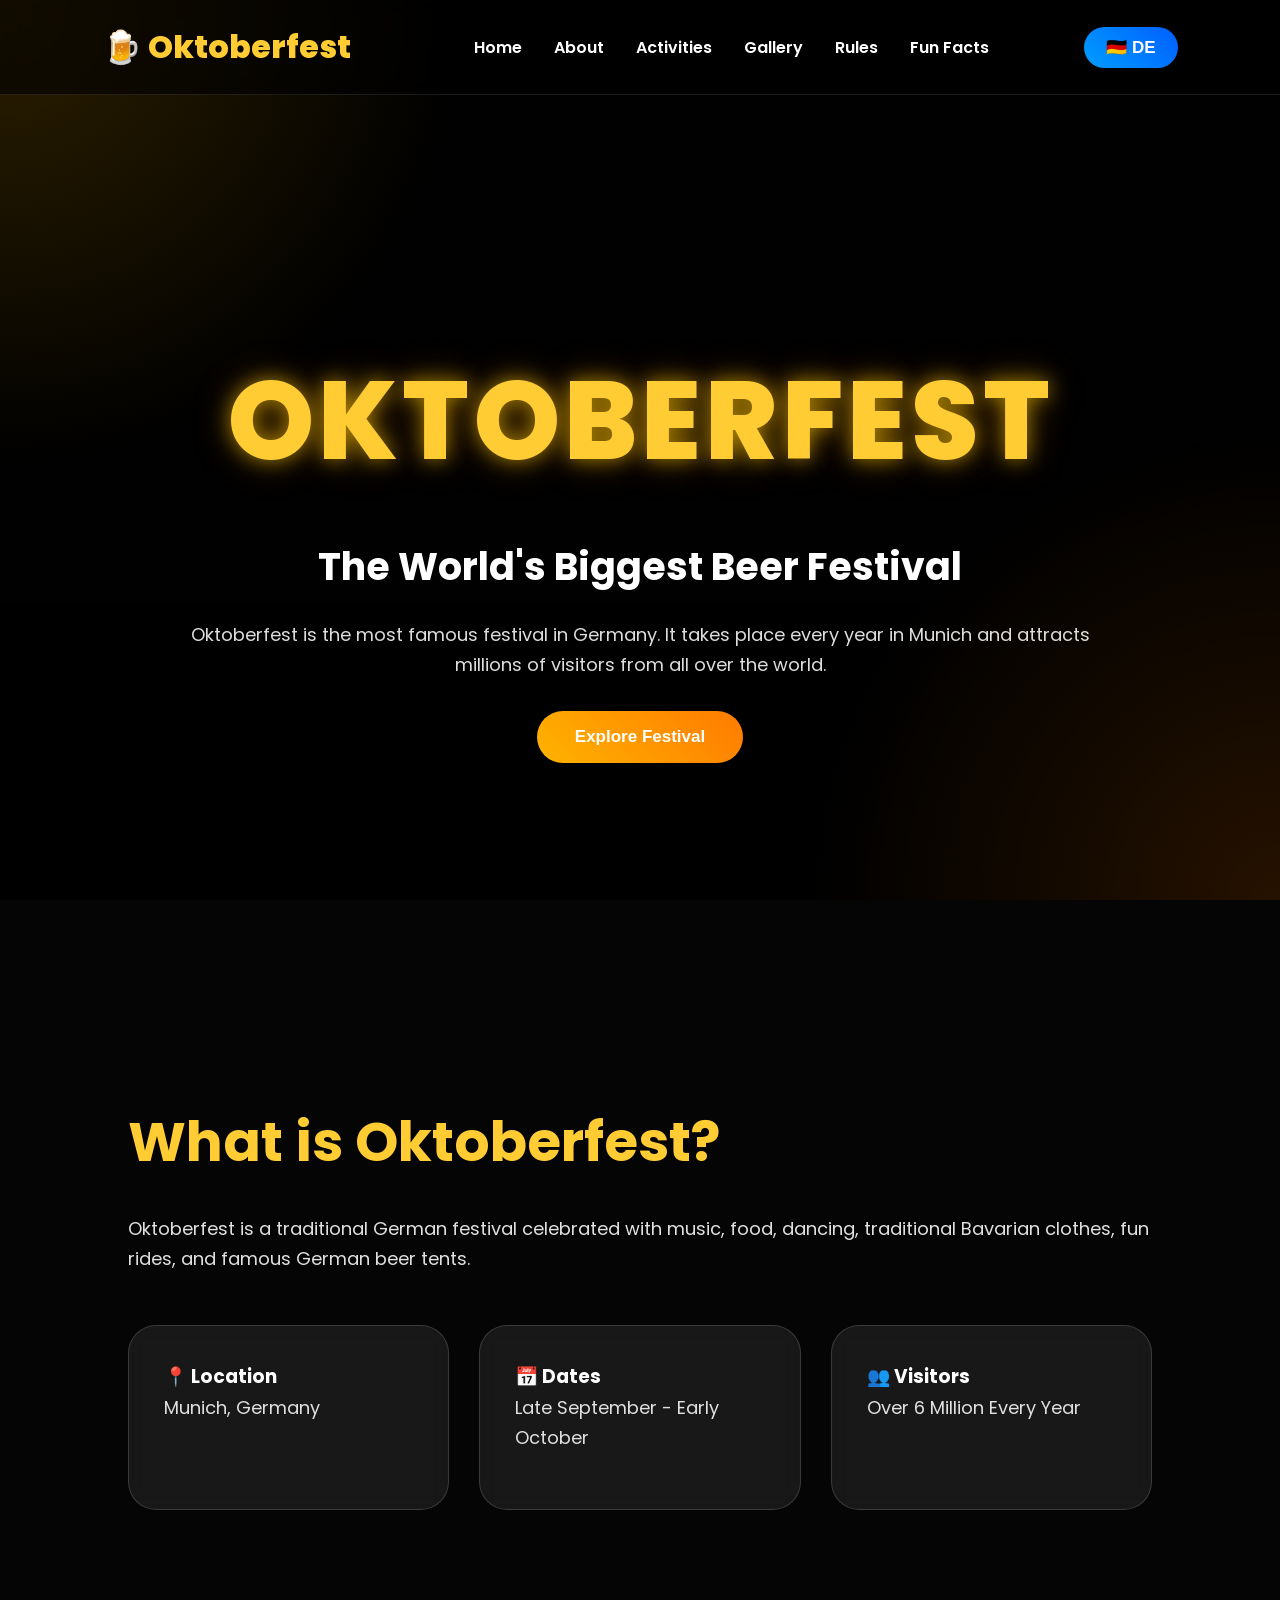
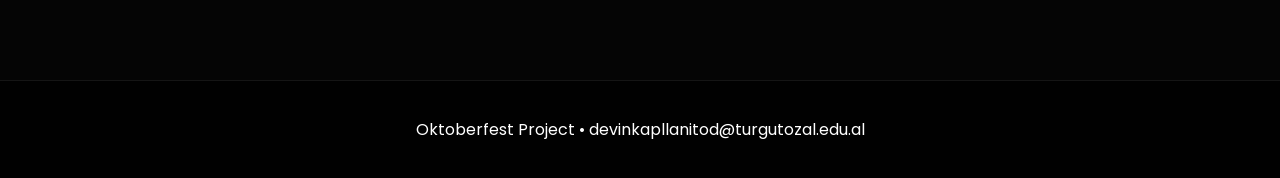
<file: index.html>
<!DOCTYPE html>
<html lang="en">
<head>
<meta charset="UTF-8">
<meta name="viewport" content="width=device-width, initial-scale=1.0">
<title>Oktoberfest Germany</title>

<link rel="stylesheet" href="style.css">

<link href="https://fonts.googleapis.com/css2?family=Poppins:wght@300;400;600;700;800&display=swap" rel="stylesheet">
</head>

<body>

<header>

<div class="logo">🍺 Oktoberfest</div>

<nav>
<a href="index.html">Home</a>
<a href="about.html">About</a>
<a href="activities.html">Activities</a>
<a href="gallery.html">Gallery</a>
<a href="rules.html">Rules</a>
<a href="facts.html">Fun Facts</a>
</nav>
<button class="lang-btn" onclick="toggleLanguage()">
    🇩🇪 DE
    </button>

</header>

<section class="hero">

<div class="overlay"></div>

<div class="hero-content">

<h1>OKTOBERFEST</h1>

<h2>The World's Biggest Beer Festival</h2>

<p>
Oktoberfest is the most famous festival in Germany.
It takes place every year in Munich and attracts millions
of visitors from all over the world.
</p>

<a href="about.html">
<button>Explore Festival</button>
</a>

</div>

</section>

<section class="intro">

<h2>What is Oktoberfest?</h2>

<p>
Oktoberfest is a traditional German festival celebrated
with music, food, dancing, traditional Bavarian clothes,
fun rides, and famous German beer tents.
</p>

<div class="cards">

<div class="card">
<h3>📍 Location</h3>
<p>Munich, Germany</p>
</div>

<div class="card">
<h3>📅 Dates</h3>
<p>Late September - Early October</p>
</div>

<div class="card">
<h3>👥 Visitors</h3>
<p>Over 6 Million Every Year</p>
</div>

</div>

</section>
<footer>
<p>Oktoberfest Project • devinkapllanitod@turgutozal.edu.al</p>
</footer>
<script>

    let german = false;
    
    function toggleLanguage(){
    
    german = !german;
    
    if(german){
    
    document.querySelector(".lang-btn").innerHTML = "🇬🇧 EN";
    
    replaceText("Home","Startseite");
    replaceText("About","Über");
    replaceText("Activities","Aktivitäten");
    replaceText("Gallery","Galerie");
    replaceText("Rules","Regeln");
    replaceText("Fun Facts","Fakten");
    
    replaceText("The World's Biggest Beer Festival","Das größte Bierfestival der Welt");
    
    }else{
    
    document.querySelector(".lang-btn").innerHTML = "🇩🇪 DE";
    
    replaceText("Startseite","Home");
    replaceText("Über","About");
    replaceText("Aktivitäten","Activities");
    replaceText("Galerie","Gallery");
    replaceText("Regeln","Rules");
    replaceText("Fakten","Fun Facts");
    
    replaceText("Das größte Bierfestival der Welt","The World's Biggest Beer Festival");
    
    }
    
    }
    
    function replaceText(oldText,newText){
    
    document.body.innerHTML =
    document.body.innerHTML.replaceAll(oldText,newText);
    
    }
    
    </script>

</body>
</html>
</file>
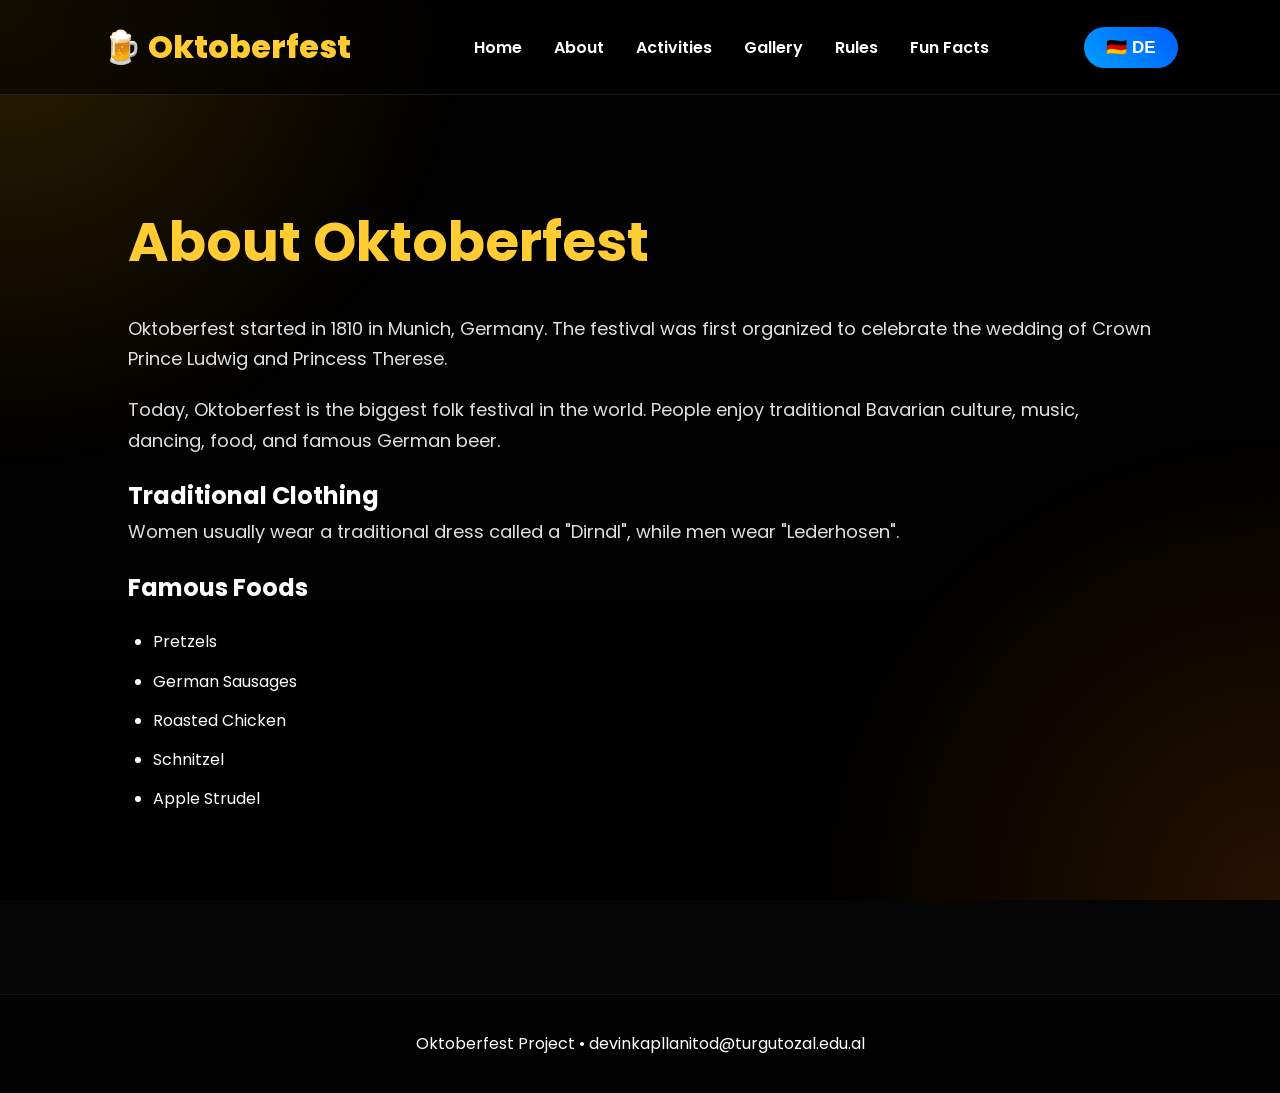
<file: about.html>
<!DOCTYPE html>
<html lang="en">
<head>
<meta charset="UTF-8">
<meta name="viewport" content="width=device-width, initial-scale=1.0">
<title>About Oktoberfest</title>

<link rel="stylesheet" href="style.css">
</head>

<body>

<header>

<div class="logo">🍺 Oktoberfest</div>

<nav>
<a href="index.html">Home</a>
<a href="about.html">About</a>
<a href="activities.html">Activities</a>
<a href="gallery.html">Gallery</a>
<a href="rules.html">Rules</a>
<a href="facts.html">Fun Facts</a>
</nav>
<button class="lang-btn" onclick="toggleLanguage()">
    🇩🇪 DE
    </button>

</header>

<section class="page">

<h1>About Oktoberfest</h1>

<p>
Oktoberfest started in 1810 in Munich, Germany.
The festival was first organized to celebrate the wedding
of Crown Prince Ludwig and Princess Therese.
</p>

<p>
Today, Oktoberfest is the biggest folk festival in the world.
People enjoy traditional Bavarian culture, music, dancing,
food, and famous German beer.
</p>

<h2>Traditional Clothing</h2>

<p>
Women usually wear a traditional dress called a "Dirndl",
while men wear "Lederhosen".
</p>

<h2>Famous Foods</h2>

<ul>
<li>Pretzels</li>
<li>German Sausages</li>
<li>Roasted Chicken</li>
<li>Schnitzel</li>
<li>Apple Strudel</li>
</ul>

</section>

<footer>
<p>Oktoberfest Project • devinkapllanitod@turgutozal.edu.al</p>
</footer>
<script>

    let german = false;
    
    function toggleLanguage(){
    
    german = !german;
    
    if(german){
    
    document.querySelector(".lang-btn").innerHTML = "🇬🇧 EN";
    
    /* NAVIGATION */
    
    document.querySelectorAll("nav a")[0].innerHTML = "Startseite";
    document.querySelectorAll("nav a")[1].innerHTML = "Über";
    document.querySelectorAll("nav a")[2].innerHTML = "Aktivitäten";
    document.querySelectorAll("nav a")[3].innerHTML = "Galerie";
    document.querySelectorAll("nav a")[4].innerHTML = "Regeln";
    document.querySelectorAll("nav a")[5].innerHTML = "Fakten";
    
    /* PAGE TITLE */
    
    document.querySelector("h1").innerHTML =
    "Über das Oktoberfest";
    
    /* PARAGRAPHS */
    
    document.querySelectorAll("p")[0].innerHTML =
    "Das Oktoberfest begann im Jahr 1810 in München, Deutschland. Das Festival wurde organisiert, um die Hochzeit von Kronprinz Ludwig und Prinzessin Therese zu feiern.";
    
    document.querySelectorAll("p")[1].innerHTML =
    "Heute ist das Oktoberfest das größte Volksfest der Welt. Menschen genießen bayerische Kultur, Musik, Tanz, Essen und berühmtes deutsches Bier.";
    
    /* CLOTHING */
    
    document.querySelector("h2").innerHTML =
    "Traditionelle Kleidung";
    
    document.querySelectorAll("p")[2].innerHTML =
    "Frauen tragen normalerweise ein traditionelles Kleid namens Dirndl, während Männer Lederhosen tragen.";
    
    /* FOOD */
    
    document.querySelectorAll("h2")[1].innerHTML =
    "Berühmte Speisen";
    
    document.querySelectorAll("li")[0].innerHTML =
    "Brezeln";
    
    document.querySelectorAll("li")[1].innerHTML =
    "Deutsche Würstchen";
    
    document.querySelectorAll("li")[2].innerHTML =
    "Brathähnchen";
    
    document.querySelectorAll("li")[3].innerHTML =
    "Schnitzel";
    
    document.querySelectorAll("li")[4].innerHTML =
    "Apfelstrudel";
    
    /* FOOTER */
    
    document.querySelector("footer p").innerHTML =
    "Oktoberfest Schulprojekt";
    
    }else{
    
    document.querySelector(".lang-btn").innerHTML = "🇩🇪 DE";
    
    /* NAVIGATION */
    
    document.querySelectorAll("nav a")[0].innerHTML = "Home";
    document.querySelectorAll("nav a")[1].innerHTML = "About";
    document.querySelectorAll("nav a")[2].innerHTML = "Activities";
    document.querySelectorAll("nav a")[3].innerHTML = "Gallery";
    document.querySelectorAll("nav a")[4].innerHTML = "Rules";
    document.querySelectorAll("nav a")[5].innerHTML = "Fun Facts";
    
    /* PAGE TITLE */
    
    document.querySelector("h1").innerHTML =
    "About Oktoberfest";
    
    /* PARAGRAPHS */
    
    document.querySelectorAll("p")[0].innerHTML =
    "Oktoberfest started in 1810 in Munich, Germany. The festival was first organized to celebrate the wedding of Crown Prince Ludwig and Princess Therese.";
    
    document.querySelectorAll("p")[1].innerHTML =
    "Today, Oktoberfest is the biggest folk festival in the world. People enjoy traditional Bavarian culture, music, dancing, food, and famous German beer.";
    
    /* CLOTHING */
    
    document.querySelector("h2").innerHTML =
    "Traditional Clothing";
    
    document.querySelectorAll("p")[2].innerHTML =
    'Women usually wear a traditional dress called a "Dirndl", while men wear "Lederhosen".';
    
    /* FOOD */
    
    document.querySelectorAll("h2")[1].innerHTML =
    "Famous Foods";
    
    document.querySelectorAll("li")[0].innerHTML =
    "Pretzels";
    
    document.querySelectorAll("li")[1].innerHTML =
    "German Sausages";
    
    document.querySelectorAll("li")[2].innerHTML =
    "Roasted Chicken";
    
    document.querySelectorAll("li")[3].innerHTML =
    "Schnitzel";
    
    document.querySelectorAll("li")[4].innerHTML =
    "Apple Strudel";
    
    /* FOOTER */
    
    document.querySelector("footer p").innerHTML =
    "Oktoberfest School Project";
    
    }
    
    }
    
    </script>
</body>
</html>
</file>
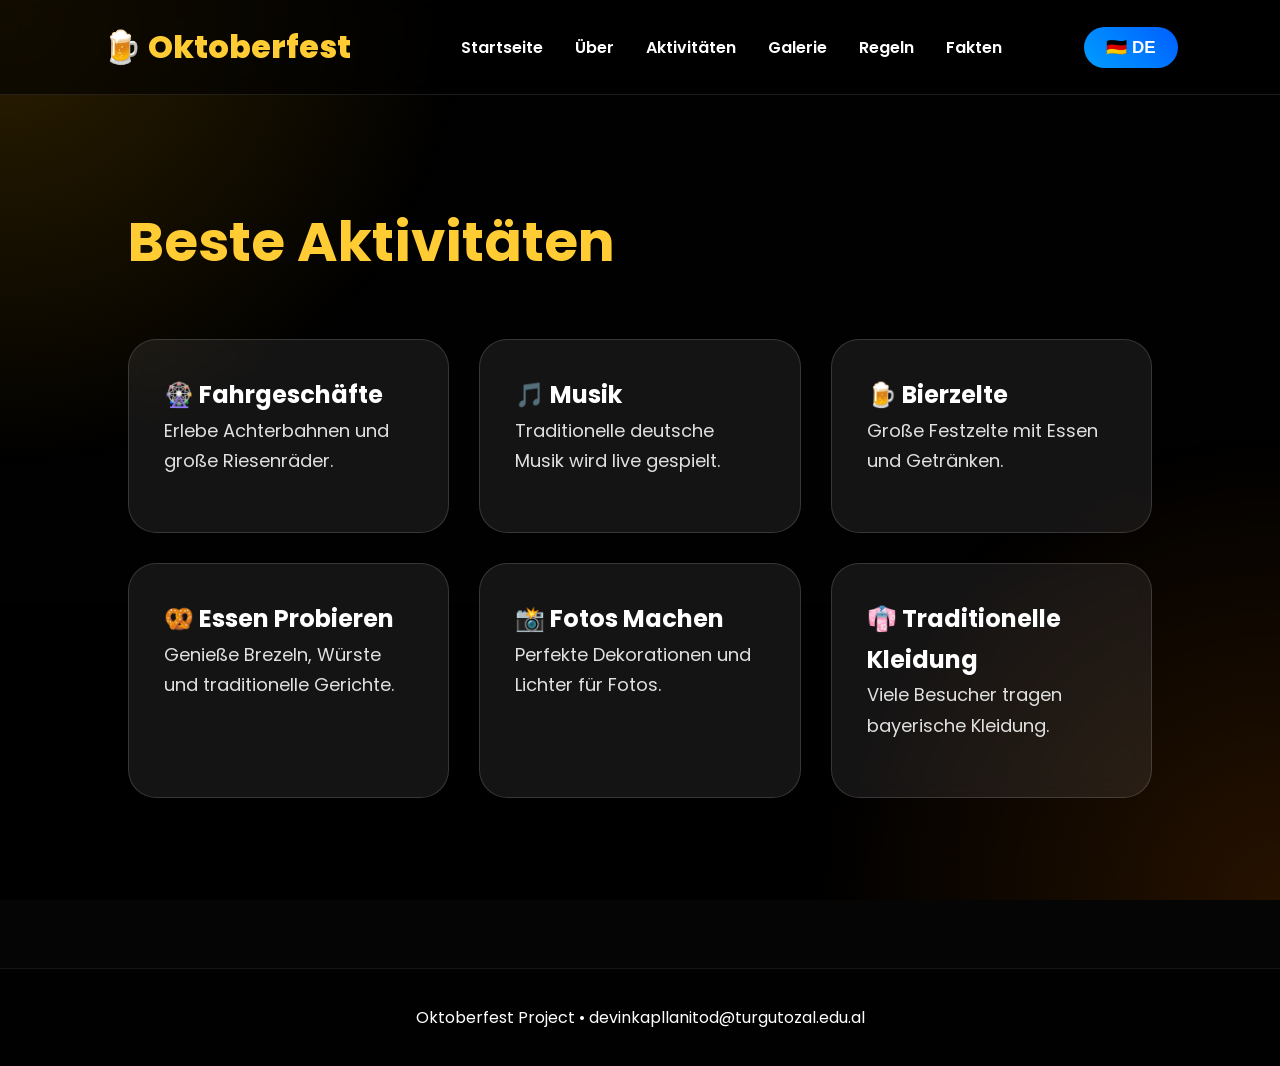
<file: activities.html>
<!-- =========================
ACTIVITIES.HTML
========================= -->

<!DOCTYPE html>
<html lang="de">

<head>
<meta charset="UTF-8">
<meta name="viewport" content="width=device-width, initial-scale=1.0">

<title>Aktivitäten</title>

<link rel="stylesheet" href="style.css">
</head>

<body>

<header>

<div class="logo">🍺 Oktoberfest</div>

<nav>
<a href="index.html">Startseite</a>
<a href="about.html">Über</a>
<a href="activities.html">Aktivitäten</a>
<a href="gallery.html">Galerie</a>
<a href="rules.html">Regeln</a>
<a href="facts.html">Fakten</a>
</nav>
<button class="lang-btn" onclick="toggleLanguage()">
    🇩🇪 DE
    </button>
</header>

</header>

<section class="page">

<h1>Beste Aktivitäten</h1>

<div class="activity-grid">

<div class="activity-card">
<h2>🎡 Fahrgeschäfte</h2>
<p>Erlebe Achterbahnen und große Riesenräder.</p>
</div>

<div class="activity-card">
<h2>🎵 Musik</h2>
<p>Traditionelle deutsche Musik wird live gespielt.</p>
</div>

<div class="activity-card">
<h2>🍺 Bierzelte</h2>
<p>Große Festzelte mit Essen und Getränken.</p>
</div>

<div class="activity-card">
<h2>🥨 Essen Probieren</h2>
<p>Genieße Brezeln, Würste und traditionelle Gerichte.</p>
</div>

<div class="activity-card">
<h2>📸 Fotos Machen</h2>
<p>Perfekte Dekorationen und Lichter für Fotos.</p>
</div>

<div class="activity-card">
<h2>👘 Traditionelle Kleidung</h2>
<p>Viele Besucher tragen bayerische Kleidung.</p>
</div>

</div>

</section>

<footer>
<p>Oktoberfest Project • devinkapllanitod@turgutozal.edu.al</p>
</footer>
<script>

    let german = false;
    
    function toggleLanguage(){
    
    german = !german;
    
    if(german){
    
    document.querySelector(".lang-btn").innerHTML = "🇬🇧 EN";
    
    /* NAVIGATION */
    
    document.querySelectorAll("nav a")[0].innerHTML = "Startseite";
    document.querySelectorAll("nav a")[1].innerHTML = "Über";
    document.querySelectorAll("nav a")[2].innerHTML = "Aktivitäten";
    document.querySelectorAll("nav a")[3].innerHTML = "Galerie";
    document.querySelectorAll("nav a")[4].innerHTML = "Regeln";
    document.querySelectorAll("nav a")[5].innerHTML = "Fakten";
    
    /* PAGE TITLE */
    
    document.querySelector("h1").innerHTML =
    "Die Besten Aktivitäten";
    
    /* CARDS */
    
    document.querySelectorAll(".activity-card h2")[0].innerHTML =
    "🎡 Fahrgeschäfte";
    
    document.querySelectorAll(".activity-card p")[0].innerHTML =
    "Genießen Sie Achterbahnen, Riesenräder und viele aufregende Fahrten.";
    
    document.querySelectorAll(".activity-card h2")[1].innerHTML =
    "🎵 Musik Hören";
    
    document.querySelectorAll(".activity-card p")[1].innerHTML =
    "Traditionelle deutsche Bands spielen jeden Tag Live-Musik.";
    
    document.querySelectorAll(".activity-card h2")[2].innerHTML =
    "🍺 Bierzelte Besuchen";
    
    document.querySelectorAll(".activity-card p")[2].innerHTML =
    "Große Zelte bieten traditionelles deutsches Essen und Getränke.";
    
    document.querySelectorAll(".activity-card h2")[3].innerHTML =
    "🥨 Traditionelles Essen";
    
    document.querySelectorAll(".activity-card p")[3].innerHTML =
    "Probieren Sie Brezeln, Würstchen, Schnitzel und bayerische Desserts.";
    
    document.querySelectorAll(".activity-card h2")[4].innerHTML =
    "📸 Fotos Machen";
    
    document.querySelectorAll(".activity-card p")[4].innerHTML =
    "Schöne Dekorationen und Lichter machen das Festival perfekt für Fotos.";
    
    document.querySelectorAll(".activity-card h2")[5].innerHTML =
    "👘 Bayerische Kleidung";
    
    document.querySelectorAll(".activity-card p")[5].innerHTML =
    "Viele Besucher tragen traditionelle deutsche Kleidung.";
    
    }else{
    
    document.querySelector(".lang-btn").innerHTML = "🇩🇪 DE";
    
    /* NAVIGATION */
    
    document.querySelectorAll("nav a")[0].innerHTML = "Home";
    document.querySelectorAll("nav a")[1].innerHTML = "About";
    document.querySelectorAll("nav a")[2].innerHTML = "Activities";
    document.querySelectorAll("nav a")[3].innerHTML = "Gallery";
    document.querySelectorAll("nav a")[4].innerHTML = "Rules";
    document.querySelectorAll("nav a")[5].innerHTML = "Fun Facts";
    
    /* PAGE TITLE */
    
    document.querySelector("h1").innerHTML =
    "Best Things To Do";
    
    /* CARDS */
    
    document.querySelectorAll(".activity-card h2")[0].innerHTML =
    "🎡 Ride Attractions";
    
    document.querySelectorAll(".activity-card p")[0].innerHTML =
    "Enjoy roller coasters, giant wheels, and many exciting rides.";
    
    document.querySelectorAll(".activity-card h2")[1].innerHTML =
    "🎵 Listen To Music";
    
    document.querySelectorAll(".activity-card p")[1].innerHTML =
    "Traditional German bands perform live music every day.";
    
    document.querySelectorAll(".activity-card h2")[2].innerHTML =
    "🍺 Visit Beer Tents";
    
    document.querySelectorAll(".activity-card p")[2].innerHTML =
    "Large tents offer traditional German food and drinks.";
    
    document.querySelectorAll(".activity-card h2")[3].innerHTML =
    "🥨 Taste Traditional Food";
    
    document.querySelectorAll(".activity-card p")[3].innerHTML =
    "Try pretzels, sausages, schnitzel, and Bavarian desserts.";
    
    document.querySelectorAll(".activity-card h2")[4].innerHTML =
    "📸 Take Photos";
    
    document.querySelectorAll(".activity-card p")[4].innerHTML =
    "Beautiful decorations and lights make the festival perfect for photos.";
    
    document.querySelectorAll(".activity-card h2")[5].innerHTML =
    "👘 Wear Bavarian Clothes";
    
    document.querySelectorAll(".activity-card p")[5].innerHTML =
    "Many visitors wear traditional German outfits.";
    
    }
    
    }
    
    </script>
</body>
</html>
</file>
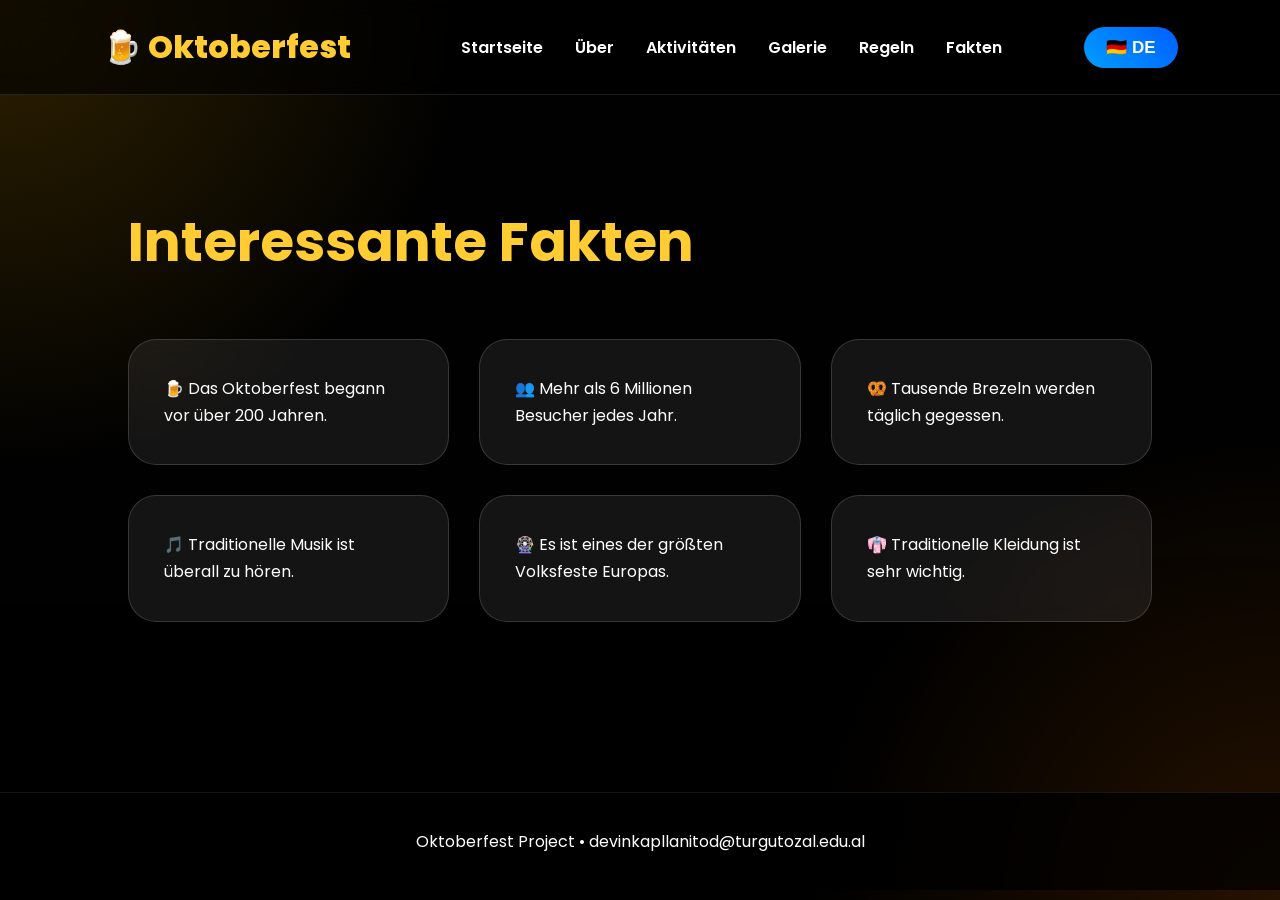
<file: facts.html>
<!-- =========================
FACTS.HTML
========================= -->

<!DOCTYPE html>
<html lang="de">

<head>
<meta charset="UTF-8">
<meta name="viewport" content="width=device-width, initial-scale=1.0">

<title>Fakten</title>

<link rel="stylesheet" href="style.css">
</head>

<body>

<header>

<div class="logo">🍺 Oktoberfest</div>

<nav>
<a href="index.html">Startseite</a>
<a href="about.html">Über</a>
<a href="activities.html">Aktivitäten</a>
<a href="gallery.html">Galerie</a>
<a href="rules.html">Regeln</a>
<a href="facts.html">Fakten</a>
</nav>
<button class="lang-btn" onclick="toggleLanguage()">
    🇩🇪 DE
    </button>
</header>

</header>

<section class="page">

<h1>Interessante Fakten</h1>

<div class="facts">

<div class="fact">
🍺 Das Oktoberfest begann vor über 200 Jahren.
</div>

<div class="fact">
👥 Mehr als 6 Millionen Besucher jedes Jahr.
</div>

<div class="fact">
🥨 Tausende Brezeln werden täglich gegessen.
</div>

<div class="fact">
🎵 Traditionelle Musik ist überall zu hören.
</div>

<div class="fact">
🎡 Es ist eines der größten Volksfeste Europas.
</div>

<div class="fact">
👘 Traditionelle Kleidung ist sehr wichtig.
</div>

</div>

</section>
<footer>
<p>Oktoberfest Project • devinkapllanitod@turgutozal.edu.al</p>
</footer>
<script>

    let german = false;
    
    function toggleLanguage(){
    
    german = !german;
    
    if(german){
    
    document.querySelector(".lang-btn").innerHTML = "🇬🇧 EN";
    
    /* NAVIGATION */
    
    document.querySelectorAll("nav a")[0].innerHTML = "Startseite";
    document.querySelectorAll("nav a")[1].innerHTML = "Über";
    document.querySelectorAll("nav a")[2].innerHTML = "Aktivitäten";
    document.querySelectorAll("nav a")[3].innerHTML = "Galerie";
    document.querySelectorAll("nav a")[4].innerHTML = "Regeln";
    document.querySelectorAll("nav a")[5].innerHTML = "Fakten";
    
    /* PAGE TITLE */
    
    document.querySelector("h1").innerHTML =
    "Interessante Fakten Über Das Oktoberfest";
    
    /* FACTS */
    
    document.querySelectorAll(".fact")[0].innerHTML =
    "🍺 Das Oktoberfest begann vor mehr als 200 Jahren.";
    
    document.querySelectorAll(".fact")[1].innerHTML =
    "👥 Mehr als 6 Millionen Menschen besuchen das Festival jedes Jahr.";
    
    document.querySelectorAll(".fact")[2].innerHTML =
    "🥨 Tausende riesige Brezeln werden täglich gegessen.";
    
    document.querySelectorAll(".fact")[3].innerHTML =
    "🎵 Traditionelle bayerische Musik wird überall gespielt.";
    
    document.querySelectorAll(".fact")[4].innerHTML =
    "🎡 Es ist auch einer der größten Jahrmärkte Europas.";
    
    document.querySelectorAll(".fact")[5].innerHTML =
    "👘 Traditionelle Kleidung ist ein wichtiger Teil des Festivals.";
    
    /* FOOTER */
    
    document.querySelector("footer p").innerHTML =
    "Oktoberfest Schulprojekt";
    
    }else{
    
    document.querySelector(".lang-btn").innerHTML = "🇩🇪 DE";
    
    /* NAVIGATION */
    
    document.querySelectorAll("nav a")[0].innerHTML = "Home";
    document.querySelectorAll("nav a")[1].innerHTML = "About";
    document.querySelectorAll("nav a")[2].innerHTML = "Activities";
    document.querySelectorAll("nav a")[3].innerHTML = "Gallery";
    document.querySelectorAll("nav a")[4].innerHTML = "Rules";
    document.querySelectorAll("nav a")[5].innerHTML = "Fun Facts";
    
    /* PAGE TITLE */
    
    document.querySelector("h1").innerHTML =
    "Fun Facts About Oktoberfest";
    
    /* FACTS */
    
    document.querySelectorAll(".fact")[0].innerHTML =
    "🍺 Oktoberfest started more than 200 years ago.";
    
    document.querySelectorAll(".fact")[1].innerHTML =
    "👥 More than 6 million people visit every year.";
    
    document.querySelectorAll(".fact")[2].innerHTML =
    "🥨 Thousands of giant pretzels are eaten daily.";
    
    document.querySelectorAll(".fact")[3].innerHTML =
    "🎵 Traditional Bavarian music is played everywhere.";
    
    document.querySelectorAll(".fact")[4].innerHTML =
    "🎡 It is also one of the biggest funfairs in Europe.";
    
    document.querySelectorAll(".fact")[5].innerHTML =
    "👘 Traditional clothes are an important part of the festival.";
    
    /* FOOTER */
    
    document.querySelector("footer p").innerHTML =
    "Oktoberfest School Project";
    
    }
    
    }
    
    </script>
</body>
</html>
</file>
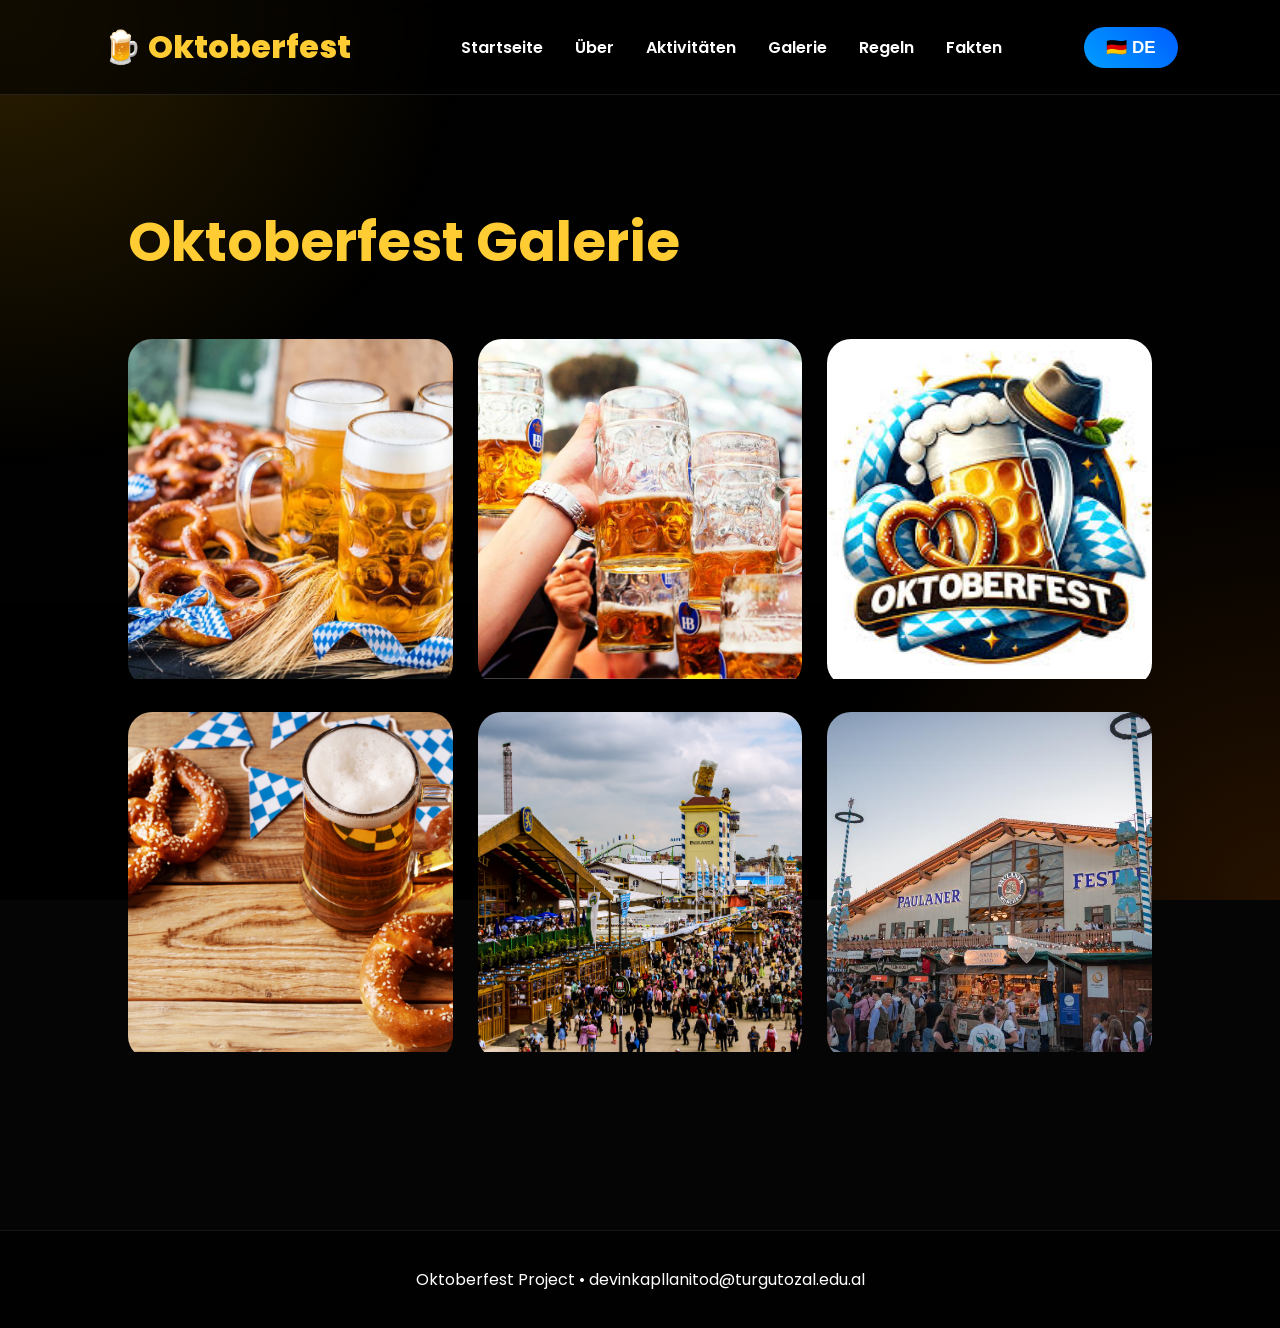
<file: gallery.html>
<!-- =========================
GALLERY.HTML
========================= -->

<!DOCTYPE html>
<html lang="de">

<head>
<meta charset="UTF-8">
<meta name="viewport" content="width=device-width, initial-scale=1.0">

<title>Galerie</title>

<link rel="stylesheet" href="style.css">
</head>

<body>

<header>

<div class="logo">🍺 Oktoberfest</div>

<nav>
<a href="index.html">Startseite</a>
<a href="about.html">Über</a>
<a href="activities.html">Aktivitäten</a>
<a href="gallery.html">Galerie</a>
<a href="rules.html">Regeln</a>
<a href="facts.html">Fakten</a>
</nav>
<button class="lang-btn" onclick="toggleLanguage()">
    🇩🇪 DE
    </button>
</header>

<section class="page">

<h1>Oktoberfest Galerie</h1>

<div class="gallery">

<div class="gallery-item">
<img src="images/oktoberfest1.jpg">
</div>

<div class="gallery-item">
<img src="images/oktoberfest2.jpg">
</div>

<div class="gallery-item">
<img src="images/oktoberfest3.jpg">
</div>

<div class="gallery-item">
<img src="images/oktoberfest4.jpg">
</div>

<div class="gallery-item">
<img src="images/oktoberfest5.jpg">
</div>

<div class="gallery-item">
<img src="images/oktoberfest6.jpg">
</div>

</div>

</section>

<footer>
<p>Oktoberfest Project • devinkapllanitod@turgutozal.edu.al</p>
</footer>

</body>
</html>
</file>
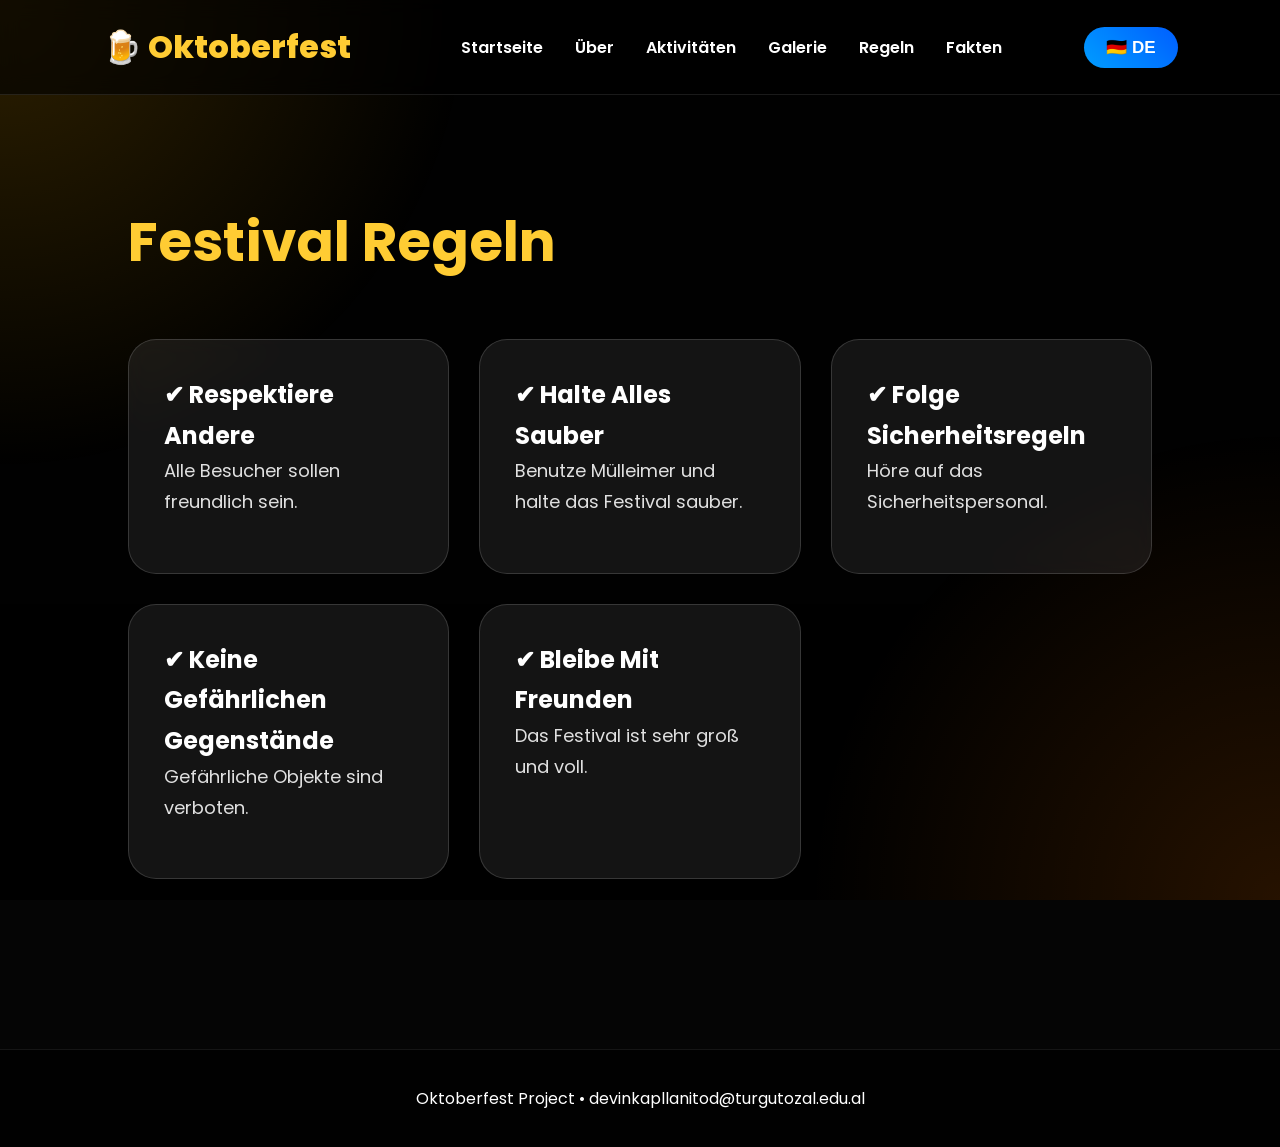
<file: rules.html>
<!-- =========================
RULES.HTML
========================= -->

<!DOCTYPE html>
<html lang="de">

<head>
<meta charset="UTF-8">
<meta name="viewport" content="width=device-width, initial-scale=1.0">

<title>Regeln</title>

<link rel="stylesheet" href="style.css">
</head>

<body>

<header>

<div class="logo">🍺 Oktoberfest</div>

<nav>
<a href="index.html">Startseite</a>
<a href="about.html">Über</a>
<a href="activities.html">Aktivitäten</a>
<a href="gallery.html">Galerie</a>
<a href="rules.html">Regeln</a>
<a href="facts.html">Fakten</a>
</nav>
<button class="lang-btn" onclick="toggleLanguage()">
    🇩🇪 DE
    </button>
</header>

<section class="page">

<h1>Festival Regeln</h1>

<div class="rules">

<div class="rule">
<h2>✔ Respektiere Andere</h2>
<p>Alle Besucher sollen freundlich sein.</p>
</div>

<div class="rule">
<h2>✔ Halte Alles Sauber</h2>
<p>Benutze Mülleimer und halte das Festival sauber.</p>
</div>

<div class="rule">
<h2>✔ Folge Sicherheitsregeln</h2>
<p>Höre auf das Sicherheitspersonal.</p>
</div>

<div class="rule">
<h2>✔ Keine Gefährlichen Gegenstände</h2>
<p>Gefährliche Objekte sind verboten.</p>
</div>

<div class="rule">
<h2>✔ Bleibe Mit Freunden</h2>
<p>Das Festival ist sehr groß und voll.</p>
</div>

</div>

</section>

<footer>
<p>Oktoberfest Project • devinkapllanitod@turgutozal.edu.al</p>
</footer>
<script>

    let german = false;
    
    function toggleLanguage(){
    
    german = !german;
    
    if(german){
    
    document.querySelector(".lang-btn").innerHTML = "🇬🇧 EN";
    
    /* NAVIGATION */
    
    document.querySelectorAll("nav a")[0].innerHTML = "Startseite";
    document.querySelectorAll("nav a")[1].innerHTML = "Über";
    document.querySelectorAll("nav a")[2].innerHTML = "Aktivitäten";
    document.querySelectorAll("nav a")[3].innerHTML = "Galerie";
    document.querySelectorAll("nav a")[4].innerHTML = "Regeln";
    document.querySelectorAll("nav a")[5].innerHTML = "Fakten";
    
    /* PAGE TITLE */
    
    document.querySelector("h1").innerHTML =
    "Festivalregeln";
    
    /* RULES */
    
    document.querySelectorAll(".rule h2")[0].innerHTML =
    "✔ Andere Respektieren";
    
    document.querySelectorAll(".rule p")[0].innerHTML =
    "Besucher sollten sich respektvoll und höflich verhalten.";
    
    document.querySelectorAll(".rule h2")[1].innerHTML =
    "✔ Bereich Sauber Halten";
    
    document.querySelectorAll(".rule p")[1].innerHTML =
    "Werfen Sie Müll in die Behälter und helfen Sie, das Festival sauber zu halten.";
    
    document.querySelectorAll(".rule h2")[2].innerHTML =
    "✔ Sicherheitsregeln Befolgen";
    
    document.querySelectorAll(".rule p")[2].innerHTML =
    "Hören Sie auf das Festivalpersonal und die Sicherheitskräfte.";
    
    document.querySelectorAll(".rule h2")[3].innerHTML =
    "✔ Keine Gefährlichen Gegenstände";
    
    document.querySelectorAll(".rule p")[3].innerHTML =
    "Waffen und gefährliche Gegenstände sind nicht erlaubt.";
    
    document.querySelectorAll(".rule h2")[4].innerHTML =
    "✔ Mit Freunden Zusammenbleiben";
    
    document.querySelectorAll(".rule p")[4].innerHTML =
    "Das Festival ist sehr voll, deshalb sollten Sie zusammenbleiben.";
    
    /* FOOTER */
    
    document.querySelector("footer p").innerHTML =
    "Oktoberfest Schulprojekt";
    
    }else{
    
    document.querySelector(".lang-btn").innerHTML = "🇩🇪 DE";
    
    /* NAVIGATION */
    
    document.querySelectorAll("nav a")[0].innerHTML = "Home";
    document.querySelectorAll("nav a")[1].innerHTML = "About";
    document.querySelectorAll("nav a")[2].innerHTML = "Activities";
    document.querySelectorAll("nav a")[3].innerHTML = "Gallery";
    document.querySelectorAll("nav a")[4].innerHTML = "Rules";
    document.querySelectorAll("nav a")[5].innerHTML = "Fun Facts";
    
    /* PAGE TITLE */
    
    document.querySelector("h1").innerHTML =
    "Festival Rules";
    
    /* RULES */
    
    document.querySelectorAll(".rule h2")[0].innerHTML =
    "✔ Respect Others";
    
    document.querySelectorAll(".rule p")[0].innerHTML =
    "Visitors should behave respectfully and politely.";
    
    document.querySelectorAll(".rule h2")[1].innerHTML =
    "✔ Keep The Area Clean";
    
    document.querySelectorAll(".rule p")[1].innerHTML =
    "Throw trash in bins and help keep the festival clean.";
    
    document.querySelectorAll(".rule h2")[2].innerHTML =
    "✔ Follow Safety Instructions";
    
    document.querySelectorAll(".rule p")[2].innerHTML =
    "Listen to festival staff and security workers.";
    
    document.querySelectorAll(".rule h2")[3].innerHTML =
    "✔ No Dangerous Objects";
    
    document.querySelectorAll(".rule p")[3].innerHTML =
    "Weapons and dangerous items are not allowed.";
    
    document.querySelectorAll(".rule h2")[4].innerHTML =
    "✔ Stay With Friends";
    
    document.querySelectorAll(".rule p")[4].innerHTML =
    "The festival is very crowded so stay together.";
    
    /* FOOTER */
    
    document.querySelector("footer p").innerHTML =
    "Oktoberfest School Project";
    
    }
    
    }
    
    </script>
</body>
</html>
</file>
<file: style.css>
/* =========================
STYLE.CSS
========================= */

@import url('https://fonts.googleapis.com/css2?family=Poppins:wght@300;400;500;600;700;800&display=swap');

*{
margin:0;
padding:0;
box-sizing:border-box;
scroll-behavior:smooth;
}

body{
font-family:'Poppins',sans-serif;
background:#050505;
color:white;
overflow-x:hidden;
line-height:1.7;
background-attachment:fixed;
}

body::before{
content:"";
position:fixed;
inset:0;

background:
linear-gradient(rgba(0,0,0,0.7), rgba(0,0,0,0.85)),
url("https://images.unsplash.com/photo-1506157786151-b8491531f063?q=80&w=2070&auto=format&fit=crop");

background-size:cover;
background-position:center;

z-index:-2;
}

body::after{
content:"";
position:fixed;
inset:0;

background:
radial-gradient(circle at top left, rgba(255,179,0,0.18), transparent 30%),
radial-gradient(circle at bottom right, rgba(255,120,0,0.15), transparent 30%);

z-index:-1;
}

header{
width:100%;
padding:20px 8%;

display:flex;
justify-content:space-between;
align-items:center;

position:sticky;
top:0;
z-index:1000;

background:rgba(0,0,0,0.6);
backdrop-filter:blur(10px);

border-bottom:1px solid rgba(255,255,255,0.1);
}

.logo{
font-size:32px;
font-weight:800;
color:#ffcc33;
}

nav a{
color:white;
text-decoration:none;
margin-left:28px;
font-weight:600;
transition:0.3s;
position:relative;
}

nav a:hover{
color:#ffcc33;
}

nav a::after{
content:"";
position:absolute;
left:0;
bottom:-6px;

width:0%;
height:2px;

background:#ffcc33;
transition:0.3s;
}

nav a:hover::after{
width:100%;
}

.hero{
min-height:100vh;

display:flex;
justify-content:center;
align-items:center;
text-align:center;

padding:0 10%;
}

.hero-content{
max-width:900px;
animation:fadeUp 1s ease;
}

.hero h1{
font-size:110px;
font-weight:800;
color:#ffcc33;

letter-spacing:4px;

text-shadow:
0 0 20px rgba(255,200,0,0.6),
0 0 40px rgba(255,150,0,0.3);
}

.hero h2{
font-size:38px;
margin:20px 0;
}

.hero p{
font-size:18px;
color:#ddd;
margin-bottom:30px;
}

.hero-stats{
display:flex;
justify-content:center;
gap:50px;
margin:40px 0;
flex-wrap:wrap;
}

.hero-stats h3{
font-size:40px;
color:#ffcc33;
}

button{
padding:16px 38px;

border:none;
border-radius:40px;

background:linear-gradient(45deg,#ffb300,#ff7b00);

color:white;
font-size:17px;
font-weight:700;

cursor:pointer;

transition:0.4s;
}

button:hover{
transform:translateY(-5px) scale(1.05);

box-shadow:
0 10px 30px rgba(255,179,0,0.5);
}

.page,
.intro{
padding:100px 10%;
}

.page h1,
.intro h2{
font-size:55px;
margin-bottom:25px;
color:#ffcc33;

animation:fadeUp 1s ease;
}

.page p,
.intro p{
font-size:18px;
color:#e0e0e0;
margin-bottom:20px;
}

.cards,
.activity-grid,
.rules,
.facts{
display:grid;
grid-template-columns:repeat(auto-fit,minmax(260px,1fr));
gap:30px;

margin-top:50px;
}

.card,
.activity-card,
.rule,
.fact{

background:rgba(255,255,255,0.08);

border:1px solid rgba(255,255,255,0.15);

padding:35px;

border-radius:28px;

backdrop-filter:blur(12px);

transition:0.45s;

overflow:hidden;

position:relative;
}

.card:hover,
.activity-card:hover,
.rule:hover,
.fact:hover{

transform:translateY(-15px) scale(1.02);

box-shadow:
0 15px 40px rgba(255,179,0,0.25);

}

.gallery{
display:grid;
grid-template-columns:repeat(auto-fit,minmax(320px,1fr));
gap:25px;

margin-top:50px;
}

.gallery-item{
overflow:hidden;
border-radius:24px;
position:relative;
}

.gallery-item img{
width:100%;
height:340px;
object-fit:cover;

transition:0.6s;
}

.gallery-item:hover img{
transform:scale(1.12);
}

.gallery-item::after{
content:"";
position:absolute;
inset:0;

background:linear-gradient(
to top,
rgba(0,0,0,0.5),
transparent
);

opacity:0;

transition:0.4s;
}

.gallery-item:hover::after{
opacity:1;
}

ul{
margin-left:25px;
margin-top:20px;
}

ul li{
margin-bottom:12px;
}

footer{
text-align:center;
padding:35px;

background:rgba(0,0,0,0.75);

border-top:1px solid rgba(255,255,255,0.08);

margin-top:70px;
}

@keyframes fadeUp{

from{
opacity:0;
transform:translateY(40px);
}

to{
opacity:1;
transform:translateY(0);
}

}

@media(max-width:900px){

header{
flex-direction:column;
gap:15px;
}

nav{
display:flex;
flex-wrap:wrap;
justify-content:center;
}

nav a{
margin:10px;
}

.hero h1{
font-size:60px;
}

.hero h2{
font-size:28px;
}

.page h1,
.intro h2{
font-size:40px;
}

}

@media(max-width:600px){

.hero h1{
font-size:42px;
}

.hero h2{
font-size:22px;
}

.hero p{
font-size:16px;
}

button{
width:100%;
}

}
.lang-btn{
    padding:10px 22px;
    border:none;
    border-radius:30px;
    background:linear-gradient(45deg,#009dff,#005eff);
    color:white;
    font-weight:700;
    cursor:pointer;
    transition:0.3s;
}

.lang-btn:hover{
    transform:scale(1.05);
}
</file>
